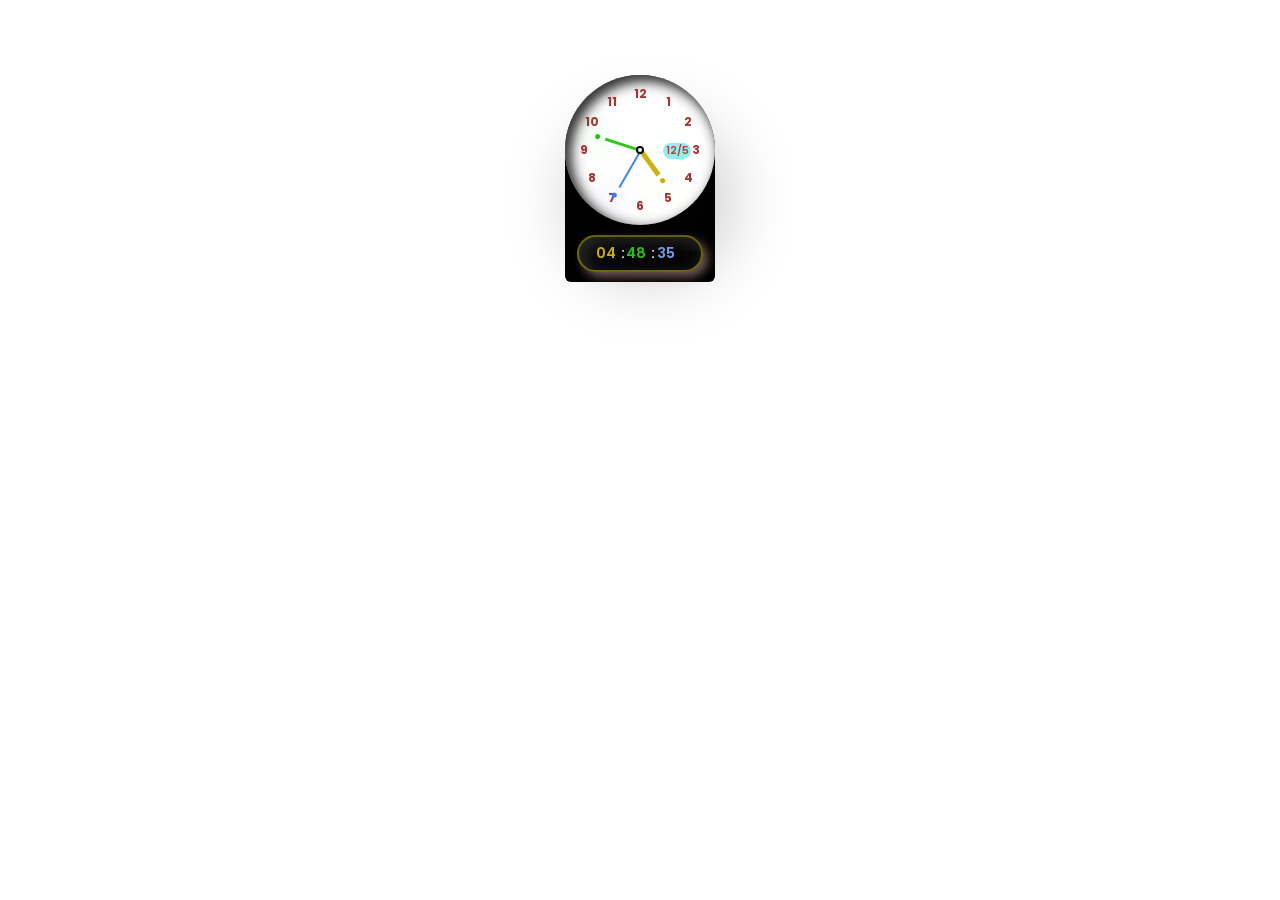
<file: index.html>
<!DOCTYPE html>
<html lang="en">
<head>
    <meta charset="UTF-8">
    <meta name="viewport" content="width=device-width, initial-scale=1.0">
    <title>Clock</title>

<style>
    @import url('https://fonts.googleapis.com/css2?family=Poppins:wght@200;300;400;500;600;700;800;900&display=swap');

    * {
        margin: 0;
        padding: 0;
        box-sizing: border-box;
        font-family: 'Poppins', sans-serif;
    }

    /* ✅ تعديلات Electron للسحب والشفافية */
    html, body {
        background: transparent !important;
        overflow: hidden;
        width: 100%;
        height: 100%;
    }

    body {
        /* جعل كامل النافذة قابلة للسحب */
        -webkit-app-region: drag;
        user-select: none;
        /* إزالة توسيط الصفحة الأصلية - الحاوية الآن في الزاوية */
        display: block;
        min-height: auto;
    }

    /* زر الخروج (إن أضفته) يجب ألا يكون قابلاً للسحب */
    button, input, a {
        -webkit-app-region: no-drag;
    }

    .container {
        position: relative;
        background: #000;
        min-height: 100px;
        border-radius: 20px;
        border-top-left-radius: 255px;
        border-top-right-radius: 255px;
        box-shadow: 5px 25px 75px rgba(225, 255, 255)
                    10px 10px 70px rgba(223, 138, 211, 0.25),
                    inset 5px 5px 10px rgba(233, 188, 188, 0.5),
                    inset 5px 5px 20px rgba(52, 206, 211, 0.2),
                    inset 5px 5px 15px rgba(141, 227, 233, 0.75);
        display: flex;
        justify-content: center;
        align-items: center;
        flex-direction: column;
        gap: 10px; 
        padding-bottom: 10px;
        /* توسيط الحاوية داخل النافذة */
        margin: 75px auto 40px auto;
        width: fit-content;
    }

    .clock {
        position: relative;
        width: 150px;
        height: 150px;
        background: #fff;
        border-radius: 50%;
        box-shadow: 10px 50px 70px rgba(14, 13, 13, 0.25),
                    inset 5px 5px 10px rgba(0,0,0,0.5),
                    inset 5px 5px 20px rgba(255,255,255,0.2),
                    inset 5px 5px 15px rgba(0,0,0,0.75);
    }

    .clock::before {
        content: '';
        position: absolute;
        width: 4px;
        height: 4px;
        left: 50%;
        top: 50%;
        transform: translate(-50%, -50%);
        background: #fff;
        border: 2px solid #000;
        border-radius: 50%;
        z-index: 10000;
    }

    .clock span {
        position: absolute;
        inset: 5px;
        color: brown;
        border: 8px;
        border-color:#04fc43;
        text-align: center;
        transform: rotate(calc(30deg * var(--i)));
    }

    .clock span b {
        font-size: 0.75em; 
        opacity: 0.95; 
        font-weight: bold;
        display: inline-block;
        transform: rotate(calc(-30deg * var(--i)));
    }

    #Day {
        position: absolute;
        left: 98px;
        top:68px;
        font-size: 10px;
        font-weight:600;
        background: rgb(152, 236, 236);
        color:rgb(179, 62, 62); 
        border-radius: 15px; 
        width: 28px;
        align-items: 3px;
        text-align: center;     
    }

    .circle {
        position: absolute;
        width: 110px;
        height: 110px;
        border: 4px solid rgba(255,255,255,0);
        border-radius: 50%;
        left: 21px;
        top: 20px;
        display: flex;
        justify-content: center;
        align-items: flex-start;
        z-index: 10;
    }

    .circle i {
        position: absolute;
        width: 5px;   
        height: 50%;
        background: var(--clr);
        opacity: 0.95;
        transform-origin: bottom;
        transform: scaleY(0.85);
    }

    .circle:nth-child(1) i { width: 1.5px; }
    .circle:nth-child(2) i { width: 3px; }

    .circle2 { width: 95px; height: 95px; left: 28px; top: 28px; z-index: 9; }
    .circle3 { width: 80px; height: 80px; left: 36px; top: 35px; z-index: 8; }

    .circle::before {
        content: '';
        position: absolute;
        top: -4.5px; 
        width: 5px;
        height: 5px;
        border-radius: 50%;
        background: var(--clr);
        box-shadow: 0 0 20px var(--clr), 0 0 60px var(--clr);
    }

    #time {
        display: flex;
        padding: 6px 12px;
        font-size: 0.9em;
        font-weight: 600;
        border: 2px solid rgba(231, 228, 13, 0.5);
        border-radius: 40px;
        box-shadow: 5px 5px 10px rgba(240, 184, 184, 0.5),
                    inset 5px 5px 20px rgba(238, 233, 233, 0.2),
                    inset -5px -5px 15px rgba(0,0,0,0.75);
    }

    #time div {
        position: relative;
        width: 30px;
        text-align: center;
        font-weight: 600;
        color: var(--clr);
    }

    #hours::after, #minutes::after {
        content: ':';
        position: absolute;
        right: -4px;
        color: #fff;
    }

    #minutes::after {
        animation: animate 1s steps(1) infinite;
    }

    #time div:last-child {
        font-size: 0.75em;
        display: flex;
        justify-content: center;
        align-items: center;
        color: #070707;
        width: 8px;
        padding-left: 8px;
    }

    @keyframes animate {
        0% { opacity: 1; }
        50% { opacity: 0; }
    }
</style>

</head>
<body>
    <div class="container">
        <div class="clock">

            <div class="circle" id="sc" style="--clr:#367ef1;"><i></i></div>
            <div class="circle circle2" id="mn" style="--clr:#23c40e;"><i></i></div>
            <div class="circle circle3" id="hr" style="--clr:#caae0b;"><i></i></div>

            <span style="--i:1;"><b>1</b></span>
            <span style="--i:2;"><b>2</b></span>
            <span style="--i:3;"><b>3</b></span>
            <span style="--i:4;"><b>4</b></span>
            <span style="--i:5;"><b>5</b></span>
            <span style="--i:6;"><b>6</b></span>
            <span style="--i:7;"><b>7</b></span>
            <span style="--i:8;"><b>8</b></span>
            <span style="--i:9;"><b>9</b></span>
            <span style="--i:10;"><b>10</b></span>
            <span style="--i:11;"><b>11</b></span>
            <span style="--i:12;"><b>12</b></span>
            <div id="Day"></div>

        </div>

        <div id="time">
            <div id="hours" style="--clr:#caae0b;">00</div>
            <div id="minutes" style="--clr:#23c40e;">00</div>
            <div id="seconds" style="--clr:#719ee7;">00</div>
            <div id="ampm">AM</div>
        </div>
    </div>

<script>
    // ============================================
    // 🔔 Classic Bell Chime System
    // ============================================
    let audioCtx = null;
    let lastChimeHour = -1;

    function initAudio() {
        if (!audioCtx) {
            audioCtx = new (window.AudioContext || window.webkitAudioContext)();
        }
        if (audioCtx.state === 'suspended') {
            audioCtx.resume();
        }
    }

    function playDong(baseFrequency = 261.63, volume = 0.35) {
        initAudio();
        const now = audioCtx.currentTime;

        const masterGain = audioCtx.createGain();
        masterGain.gain.setValueAtTime(volume, now);
        masterGain.connect(audioCtx.destination);

        const partials = [
            { freqRatio: 0.5,  decay: 3.2, amp: 0.55, type: 'sine' },
            { freqRatio: 1.0,  decay: 2.8, amp: 0.75, type: 'sine' },
            { freqRatio: 1.19, decay: 2.4, amp: 0.40, type: 'sine' },
            { freqRatio: 1.51, decay: 2.0, amp: 0.35, type: 'sine' },
            { freqRatio: 2.01, decay: 1.7, amp: 0.40, type: 'sine' },
            { freqRatio: 2.52, decay: 1.3, amp: 0.20, type: 'sine' },
            { freqRatio: 3.00, decay: 1.0, amp: 0.15, type: 'triangle' },
            { freqRatio: 4.02, decay: 0.7, amp: 0.10, type: 'sine' },
        ];

        partials.forEach(p => {
            const osc = audioCtx.createOscillator();
            const env = audioCtx.createGain();

            osc.type = p.type;
            osc.frequency.setValueAtTime(baseFrequency * p.freqRatio, now);

            env.gain.setValueAtTime(0.0001, now);
            env.gain.exponentialRampToValueAtTime(p.amp, now + 0.003);
            env.gain.exponentialRampToValueAtTime(0.0001, now + p.decay);

            osc.connect(env);
            env.connect(masterGain);
            osc.start(now);
            osc.stop(now + p.decay + 0.1);
        });

        const strikeOsc = audioCtx.createOscillator();
        const strikeGain = audioCtx.createGain();
        const strikeFilter = audioCtx.createBiquadFilter();
        
        strikeOsc.type = 'square';
        strikeOsc.frequency.setValueAtTime(baseFrequency * 8, now);
        strikeFilter.type = 'bandpass';
        strikeFilter.frequency.setValueAtTime(baseFrequency * 6, now);
        strikeFilter.Q.setValueAtTime(10, now);
        
        strikeGain.gain.setValueAtTime(0.2, now);
        strikeGain.gain.exponentialRampToValueAtTime(0.0001, now + 0.08);
        
        strikeOsc.connect(strikeFilter);
        strikeFilter.connect(strikeGain);
        strikeGain.connect(masterGain);
        strikeOsc.start(now);
        strikeOsc.stop(now + 0.1);
    }

    function chimeHour(hour24) {
        let h12 = hour24 % 12;
        if (h12 === 0) h12 = 12;

        const intervalMs = 2500;
        for (let i = 0; i < h12; i++) {
            setTimeout(() => {
                playDong(261.63);
            }, i * intervalMs);
        }
    }
    // ============================================

    let hr = document.querySelector('#hr');
    let mn = document.querySelector('#mn');
    let sc = document.querySelector('#sc');

    function update() { 
        let day = new Date();
        let hh = day.getHours() * 30;
        let mm = day.getMinutes() * 6;
        let ss = day.getSeconds() * 6;

        hr.style.transform = `rotateZ(${hh + (mm / 12)}deg)`;
        mn.style.transform = `rotateZ(${mm}deg)`;
        sc.style.transform = `rotateZ(${ss}deg)`;
      
        let Day = document.getElementById('Day');
        let hours = document.getElementById('hours');
        let minutes = document.getElementById('minutes');
        let seconds = document.getElementById('seconds');
        let ampm = document.getElementById('ampm');

        let h = day.getHours();
        let m = day.getMinutes();
        let s = day.getSeconds();
        let D = day.toLocaleDateString('en-EG', {day: 'numeric', month: 'numeric'});

        let am = h >= 12 ? 'PM' : 'AM';

        if (h > 12) {
            h = h - 12;
        }

        h = (h < 10) ? '0' + h : h;
        m = (m < 10) ? '0' + m : m;
        s = (s < 10) ? '0' + s : s;

        hours.innerHTML = h;
        minutes.innerHTML = m;
        seconds.innerHTML = s;
        ampm.innerHTML = am; 
        Day.innerHTML = D;

        // 🔔 رنين الجرس كل ساعة
        const currentHour = day.getHours();
        const currentMin = day.getMinutes();
        const currentSec = day.getSeconds();
        
        if (currentMin === 0 && currentSec === 0 && lastChimeHour !== currentHour) {
            lastChimeHour = currentHour;
            chimeHour(currentHour);
        }
    }

    setInterval(update, 1000);

    // استقبال إشارة اختبار الرنين من قائمة الزر الأيمن
    if (window.electronAPI) {
        window.electronAPI.onTestChime(() => {
            const currentHour = new Date().getHours();
            chimeHour(currentHour);
        });
    }
</script>

</body>
</html>
</file>
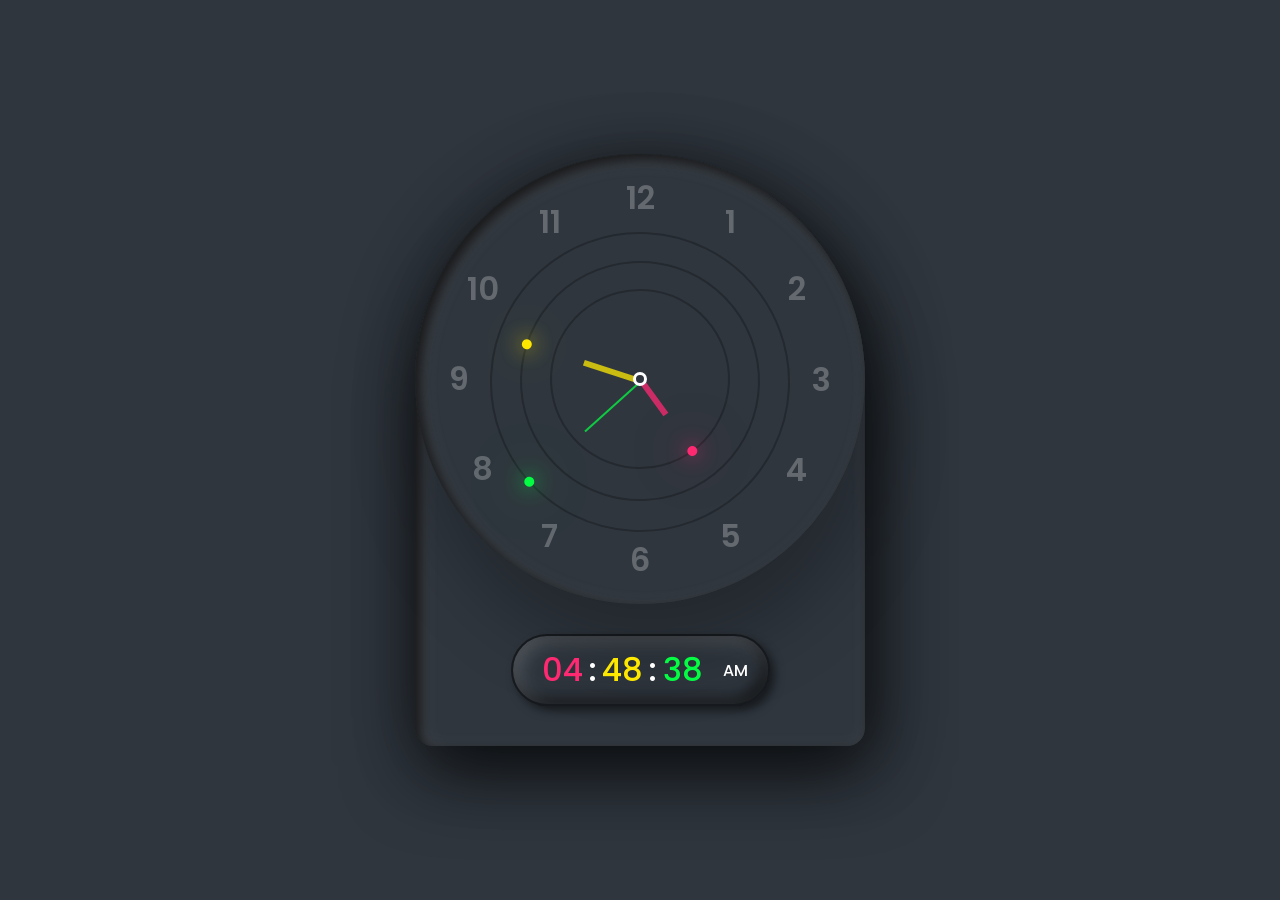
<file: clock.html>
<!DOCTYPE html>
<html lang="en">
<head>
    <meta charset="UTF-8">
    <meta name="viewport" content="width=device-width, initial-scale=1.0">
    <title>Professional Clock</title>
    <link href="https://fonts.googleapis.com/css2?family=Poppins:wght@200;300;400;500;600;700;800;900&display=swap" rel="stylesheet">

    <link rel="stylesheet" href="style.css"/>
    
</head>
<body>
    <div class="container">
        <div class="clock">
            <div class="circle" id="sc" style="--clr:#04fc43;"><i></i></div>
            <div class="circle circle2" id="mn" style="--clr:#fee800;"><i></i></div>
            <div class="circle circle3" id="hr" style="--clr:#ff2972;"><i></i></div>

            <span style="--i:1;"><b>1</b></span>
            <span style="--i:2;"><b>2</b></span>
            <span style="--i:3;"><b>3</b></span>
            <span style="--i:4;"><b>4</b></span>
            <span style="--i:5;"><b>5</b></span>
            <span style="--i:6;"><b>6</b></span>
            <span style="--i:7;"><b>7</b></span>
            <span style="--i:8;"><b>8</b></span>
            <span style="--i:9;"><b>9</b></span>
            <span style="--i:10;"><b>10</b></span>
            <span style="--i:11;"><b>11</b></span>
            <span style="--i:12;"><b>12</b></span>
        </div>

        <!-- Digital Clock -->
        <div id="time">
            <div id="hours" style="--clr:#ff2972;">00</div>
            <div id="minutes" style="--clr:#fee800;">00</div>
            <div id="seconds" style="--clr:#04fc43;">00</div>
            <div id="ampm">AM</div>
        </div>
    </div>

    <script>
        // ✅ 1. تعريف عناصر DOM خارج الدالة (Caching) لتجنب البحث المتكرر في الصفحة
       
        const hr = document.querySelector('#hr');
        const mn = document.querySelector('#mn');
        const sc = document.querySelector('#sc');
        const hoursEl = document.getElementById('hours');
        const minutesEl = document.getElementById('minutes');
        const secondsEl = document.getElementById('seconds');
        const ampmEl = document.getElementById('ampm');

        function updateClock() {
            // ✅ 2. استدعاء الوقت مرة واحدة فقط في كل دورة
            const now = new Date();
            const h = now.getHours();
            const m = now.getMinutes();
            const s = now.getSeconds();

            // ✅ 3. حساب زوايا العقارب (معادلة أدق لساعة العقارب)
            const hh = (h % 12) * 30 + (m / 2); 
            const mm = m * 6;
            const ss = s * 6;

            hr.style.transform = `rotateZ(${hh}deg)`;
            mn.style.transform = `rotateZ(${mm}deg)`;
            sc.style.transform = `rotateZ(${ss}deg)`;

            // ✅ 4. تحويل الوقت لنظام 12 ساعة وإصلاح مشكلة منتصف الليل (00 تصبح 12)
            const h12 = h % 12 || 12; 
            const ampm = h >= 12 ? 'PM' : 'AM';

            // ✅ 5. استخدام padStart لإضافة الصفر بطريقة حديثة ونظيفة
            hoursEl.textContent = String(h12).padStart(2, '0');
            minutesEl.textContent = String(m).padStart(2, '0');
            secondsEl.textContent = String(s).padStart(2, '0');
            ampmEl.textContent = ampm;
        }

        // ✅ 6. تحديد زمن التحديث بـ 1000 مللي ثانية (ثانية واحدة)
        setInterval(updateClock, 1000);
        
        // ✅ 7. استدعاء الدالة فوراً عند تحميل الصفحة لتجنب تأخر ظهور الوقت لمدة ثانية
        updateClock();
    </script>
</body>
</html>
</file>
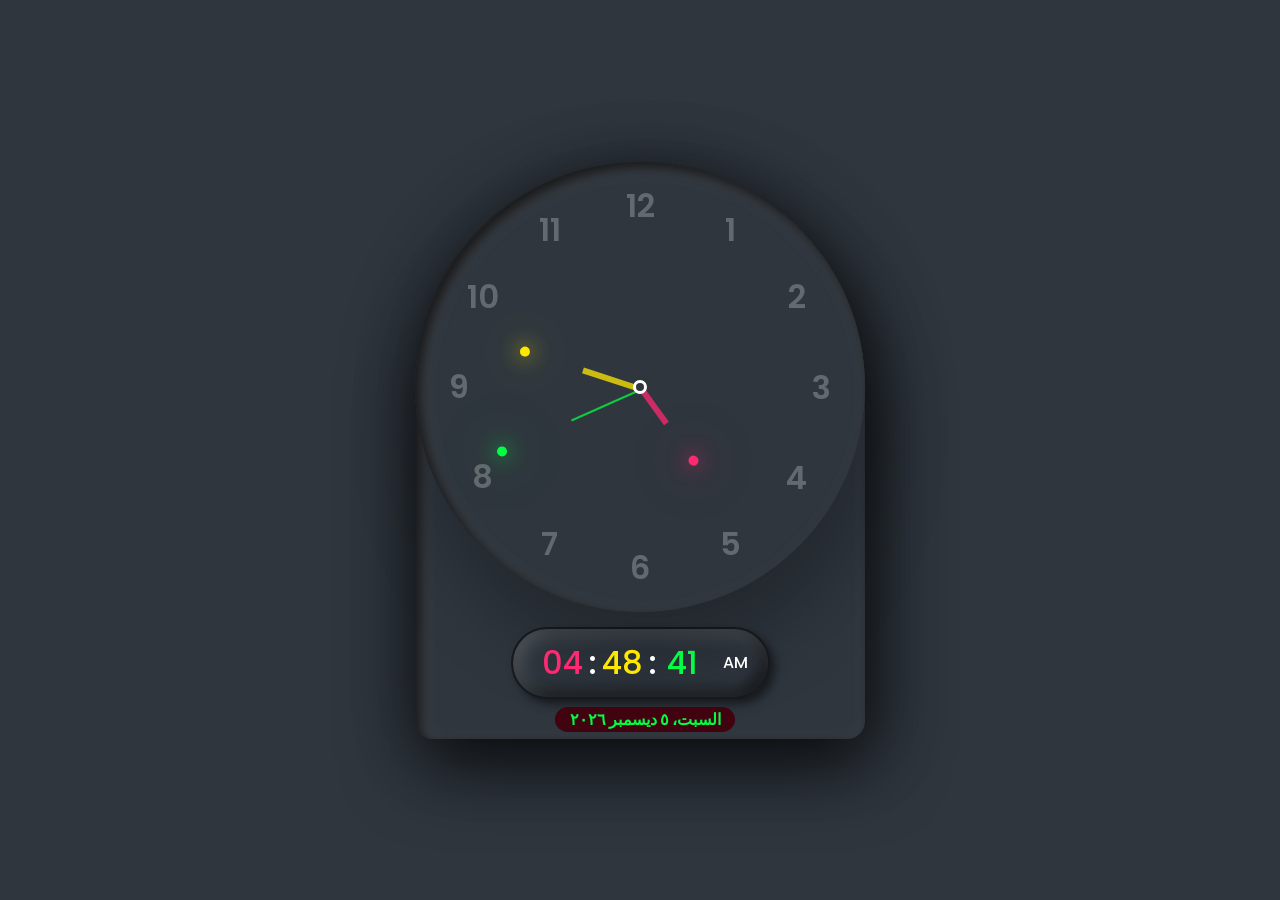
<file: Clockold.html>
<!DOCTYPE html>
<html lang="en">
<head>
    <meta charset="UTF-8">
    <meta name="viewport" content="width=device-width, initial-scale=1.0">
    <title>Clock</title>

<!-- <link rel="stylesheet" href="style.css"/> -->


<style>



    @import url('https://fonts.googleapis.com/css2?family=Poppins:wght@200;300;400;500;600;700;800;900&display=swap');

        * {
            margin: 0;
            padding: 0;
            box-sizing: border-box;
            font-family: 'Poppins', sans-serif;
        }

        body {
            display: flex;
            justify-content: center;
            align-items: center;
            min-height: 100vh;
            background: #2f363e;
        }

        .container {
            position: relative;
            background: #2f363e;
            min-height: 500px;
            border-radius: 20px;
            border-top-left-radius: 255px;
            border-top-right-radius: 255px;
            box-shadow: 5px 25px 75px rgba(0,0,0,0.75),
                        10px 10px 70px rgba(0,0,0,0.25),
                        inset 5px 5px 10px rgba(0,0,0,0.5),
                        inset 5px 5px 20px rgba(255,255,255,0.2),
                        inset 5px 5px 15px rgba(0,0,0,0.75);
            display: flex;
            justify-content: center;
            align-items: center;
            flex-direction: column;
            /* ✅ الحل البصري: إضافة مسافة بين الساعة التناظرية والرقمية */
            gap: 15px; 
            padding-bottom: 40px;
        }

        .clock {
            position: relative;
            width: 450px;
            height: 450px;
            background: #2f363e;
            border-radius: 50%;
            box-shadow: 10px 50px 70px rgba(0,0,0,0.25),
                        inset 5px 5px 10px rgba(0,0,0,0.5),
                        inset 5px 5px 20px rgba(255,255,255,0.2),
                        inset 5px 5px 15px rgba(0,0,0,0.75);
        }

        .clock::before {
            content: '';
            position: absolute;
            width: 8px;
            height: 8px;
            /* ✅ تحسين التمركز باستخدام النسب المئوية بدلاً من البكسل الثابت */
            left: 50%;
            top: 50%;
            transform: translate(-50%, -50%);
            background: #2f363e;
            border: 3px solid #fff;
            border-radius: 50%;
            z-index: 10000;
        }

        .clock span {
            position: absolute;
            inset: 20px;
            color: #fff;
            text-align: center;
            transform: rotate(calc(30deg * var(--i)));
        }

        .clock span b {
            /* ✅ تصحيح الأخطاء الإملائية هنا */
            font-size: 2em; 
            opacity: 0.25; 
            font-weight: 600;
            display: inline-block;
            transform: rotate(calc(-30deg * var(--i)));
        }

        #Day {
            position: absolute;
            left: 140px;
            top:545px;
            font-weight:700;
            background: rgb(66, 3, 16);
            color: #04fc43; 
            border-radius: 20px; 
            width: 180px;
            text-align: center;     
        
        }

        .circle {
            position: absolute;
            width: 300px;
            height: 300px;
            /*border: 2px solid rgba(0,0,0,0.25);*/
            border-radius: 50%;
            left: 75px;
            top: 78px;
            display: flex;
            justify-content: center;
            align-items: flex-start;
            z-index: 10;
        }

        .circle i {
            position: absolute;
            width: 6px;
            height: 50%;
            background: var(--clr);
            opacity: 0.75;
            transform-origin: bottom;
            transform: scaleY(0.5);
        }

        .circle:nth-child(1) i { width: 2px; }
        .circle:nth-child(2) i { width: 6px; }

        .circle2 { width: 240px; height: 240px; left: 105px; top: 107px; z-index: 9; }
        .circle3 { width: 180px; height: 180px; left: 135px; top: 135px; z-index: 8; }

        .circle::before {
            content: '';
            position: absolute;
            /* ✅ إضافة وحدة القياس المفقودة */
            top: -6.5px; 
            width: 10px;
            height: 10px;
            border-radius: 50%;
            background: var(--clr);
            box-shadow: 0 0 20px var(--clr), 0 0 60px var(--clr);
        }

        /* Digital Clock Theme */
        #time {
            display: flex;
            padding: 10px 20px;
            font-size: 2em;
            font-weight: 600;
            border: 2px solid rgba(0,0,0,0.5);
            border-radius: 40px;
            box-shadow: 5px 5px 10px rgba(0,0,0,0.5),
                        inset 5px 5px 20px rgba(255,255,255,0.2),
                        inset -5px -5px 15px rgba(0,0,0,0.75);
        }

        #time div {
            position: relative;
            width: 60px;
            text-align: center;
            font-weight: 500;
            color: var(--clr);
        }

        /* ✅ طريقة أنظف لإضافة النقطتين الرأسيتين */
        #hours::after, #minutes::after {
            content: ':';
            position: absolute;
            right: -4px;
            color: #fff;
        }

        #minutes::after {
            animation: animate 1s steps(1) infinite;
        }

        #time div:last-child {
            font-size: 0.5em;
            display: flex;
            justify-content: center;
            align-items: center;
            color: #fff;
            width: auto;
            padding-left: 10px;
        }

        @keyframes animate {
            0% { opacity: 1; }
            50% { opacity: 0; }
        }

</style>

</head>
<body>
    <div class="container">
        <div class="clock">

            <div class="circle" id="sc" style="--clr:#04fc43;"><i></i></div>
            <div class="circle circle2" id="mn" style="--clr:#fee800;"><i></i></div>
            <div class="circle circle3" id="hr" style="--clr:#ff2972;"><i></i></div>


            <span style="--i:1;"><b>1</b></span>
            <span style="--i:2;"><b>2</b></span>
            <span style="--i:3;"><b>3</b></span>
            <span style="--i:4;"><b>4</b></span>
            <span style="--i:5;"><b>5</b></span>
            <span style="--i:6;"><b>6</b></span>
            <span style="--i:7;"><b>7</b></span>
            <span style="--i:8;"><b>8</b></span>
            <span style="--i:9;"><b>9</b></span>
            <span style="--i:10;"><b>10</b></span>
            <span style="--i:11;"><b>11</b></span>
            <span style="--i:12;"><b>12</b></span>
            <div  id="Day"></div>

        </div>

        <!-- digital clock -->
         <div id="time">
            <div id="hours" style= "--clr:#ff2972;">00</div>
            <div id="minutes" style= "--clr:#fee800;">00</div>
            <div id="seconds" style= "--clr:#04fc43;">00</div>
            <div id="ampm">AM</div>
         </div>
    </div>
    

<script>




    let hr=document.querySelector('#hr');
    let mn=document.querySelector('#mn');
    let sc=document.querySelector('#sc');
    let Day=document.querySelector('#Day');

function update () { 


      let day = new Date();
      let DD = day.getDay();
      let hh = day.getHours() * 30;
      let mm = day.getMinutes() * 6 ;
      let ss= day.getSeconds() * 6 ;

        hr.style.transform = `rotateZ(${hh+(mm/12)}deg)`;
        mn.style.transform = `rotateZ(${mm}deg)`;
        sc.style.transform = `rotateZ(${ss}deg)`;
     
  

  
    // digital clock
    let Day = document.getElementById('Day');
    let hours = document.getElementById('hours');
    let minutes = document.getElementById('minutes');
    let seconds = document.getElementById('seconds');
    let ampm = document.getElementById('ampm');


    let h = new Date().getHours();
    let m = new Date().getMinutes();
    let s = new Date().getSeconds();
    let D = new Date().toLocaleDateString('ar-EG', { weekday: 'long', day: 'numeric', month: 'long', year: 'numeric' });

  

    let am = h >= 12 ? 'PM' : 'AM' ;

        //convert 24 hour clock to 12 hr clock 
        if( h > 12 ) {
            h = h -12 ;
        }


        //add zero before single digital number 
      h = ( h < 10 ) ? '0' + h : h ;
      m = ( m < 10 ) ? '0' + m : m ;
      s = ( s < 10 ) ? '0' + s : s ;




    hours.innerHTML = h;
    minutes.innerHTML = m;
    seconds.innerHTML = s;
    ampm.innerHTML = am; 
    Day.innerHTML = D;

        }
    setInterval(update , 1000)



</script>

</body>
</html>
</file>
<file: style.css>
@import url('https://fonts.googleapis.com/css2?family=Poppins:wght@200;300;400;500;600;700;800;900&display=swap');

        * {
            margin: 0;
            padding: 0;
            box-sizing: border-box;
            font-family: 'Poppins', sans-serif;
        }

        body {
            display: flex;
            justify-content: center;
            align-items: center;
            min-height: 100vh;
            background: #2f363e;
        }

        .container {
            position: relative;
            background: #2f363e;
            min-height: 500px;
            border-radius: 20px;
            border-top-left-radius: 255px;
            border-top-right-radius: 255px;
            box-shadow: 5px 25px 75px rgba(0,0,0,0.75),
                        10px 10px 70px rgba(0,0,0,0.25),
                        inset 5px 5px 10px rgba(0,0,0,0.5),
                        inset 5px 5px 20px rgba(255,255,255,0.2),
                        inset 5px 5px 15px rgba(0,0,0,0.75);
            display: flex;
            justify-content: center;
            align-items: center;
            flex-direction: column;
            /* ✅ الحل البصري: إضافة مسافة بين الساعة التناظرية والرقمية */
            gap: 30px; 
            padding-bottom: 40px;
        }

        .clock {
            position: relative;
            width: 450px;
            height: 450px;
            background: #2f363e;
            border-radius: 50%;
            box-shadow: 10px 50px 70px rgba(0,0,0,0.25),
                        inset 5px 5px 10px rgba(0,0,0,0.5),
                        inset 5px 5px 20px rgba(255,255,255,0.2),
                        inset 5px 5px 15px rgba(0,0,0,0.75);
        }

        .clock::before {
            content: '';
            position: absolute;
            width: 8px;
            height: 8px;
            /* ✅ تحسين التمركز باستخدام النسب المئوية بدلاً من البكسل الثابت */
            left: 50%;
            top: 50%;
            transform: translate(-50%, -50%);
            background: #2f363e;
            border: 3px solid #fff;
            border-radius: 50%;
            z-index: 10000;
        }

        .clock span {
            position: absolute;
            inset: 20px;
            color: #fff;
            text-align: center;
            transform: rotate(calc(30deg * var(--i)));
        }

        .clock span b {
            /* ✅ تصحيح الأخطاء الإملائية هنا */
            font-size: 2em; 
            opacity: 0.25; 
            font-weight: 600;
            display: inline-block;
            transform: rotate(calc(-30deg * var(--i)));
        }

        .circle {
            position: absolute;
            width: 300px;
            height: 300px;
            border: 2px solid rgba(0,0,0,0.25);
            border-radius: 50%;
            left: 75px;
            top: 78px;
            display: flex;
            justify-content: center;
            align-items: flex-start;
            z-index: 10;
        }

        .circle i {
            position: absolute;
            width: 6px;
            height: 50%;
            background: var(--clr);
            opacity: 0.75;
            transform-origin: bottom;
            transform: scaleY(0.5);
        }

        .circle:nth-child(1) i { width: 2px; }
        .circle:nth-child(2) i { width: 6px; }

        .circle2 { width: 240px; height: 240px; left: 105px; top: 107px; z-index: 9; }
        .circle3 { width: 180px; height: 180px; left: 135px; top: 135px; z-index: 8; }

        .circle::before {
            content: '';
            position: absolute;
            /* ✅ إضافة وحدة القياس المفقودة */
            top: -6.5px; 
            width: 10px;
            height: 10px;
            border-radius: 50%;
            background: var(--clr);
            box-shadow: 0 0 20px var(--clr), 0 0 60px var(--clr);
        }

        /* Digital Clock Theme */
        #time {
            display: flex;
            padding: 10px 20px;
            font-size: 2em;
            font-weight: 600;
            border: 2px solid rgba(0,0,0,0.5);
            border-radius: 40px;
            box-shadow: 5px 5px 10px rgba(0,0,0,0.5),
                        inset 5px 5px 20px rgba(255,255,255,0.2),
                        inset -5px -5px 15px rgba(0,0,0,0.75);
        }

        #time div {
            position: relative;
            width: 60px;
            text-align: center;
            font-weight: 500;
            color: var(--clr);
        }

        /* ✅ طريقة أنظف لإضافة النقطتين الرأسيتين */
        #hours::after, #minutes::after {
            content: ':';
            position: absolute;
            right: -4px;
            color: #fff;
        }

        #minutes::after {
            animation: animate 1s steps(1) infinite;
        }

        #time div:last-child {
            font-size: 0.5em;
            display: flex;
            justify-content: center;
            align-items: center;
            color: #fff;
            width: auto;
            padding-left: 10px;
        }

        @keyframes animate {
            0% { opacity: 1; }
            50% { opacity: 0; }
        }
</file>
